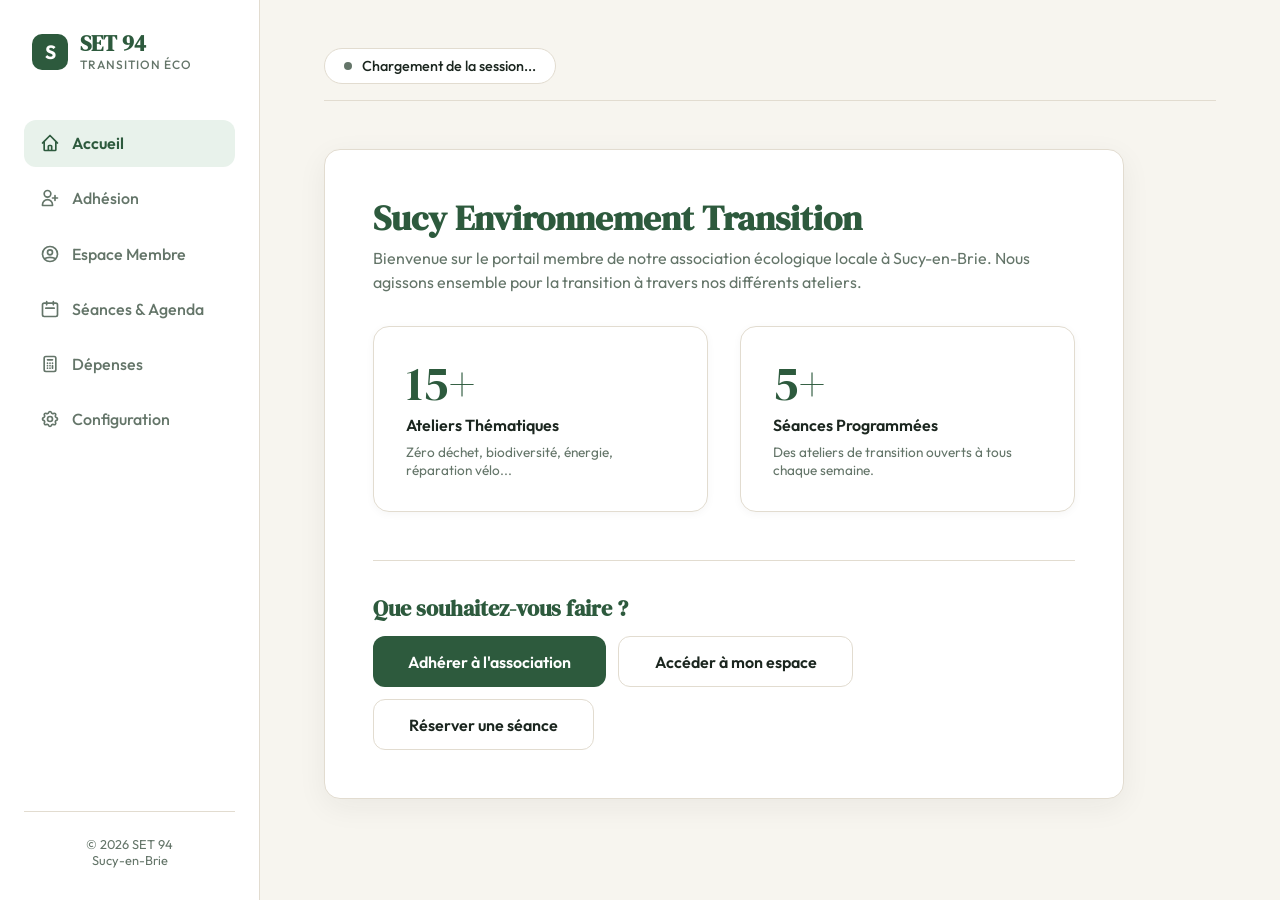
<file: set94_portal/index.html>
<!DOCTYPE html>
<html lang="fr">
<head>
  <meta charset="UTF-8" />
  <meta http-equiv="Cache-Control" content="no-cache, no-store, must-revalidate" />
  <meta http-equiv="Pragma" content="no-cache" />
  <meta name="viewport" content="width=device-width, initial-scale=1.0" />
  <title>Portail Membre – Sucy Environnement Transition (SET)</title>
  
  <!-- Favicon / Styling -->
  <link rel="stylesheet" href="css/style.css" />
</head>
<body>

  <div class="app-container">
    
    <!-- ── BARRE LATÉRALE DE NAVIGATION (SIDEBAR) ── -->
    <aside class="sidebar" id="sidebar">
      <div class="logo-section">
        <div class="logo-icon">S</div>
        <div>
          <h1 class="logo-text">SET 94</h1>
          <div class="logo-sub">Transition Éco</div>
        </div>
      </div>

      <nav>
        <ul class="nav-links">
          <li>
            <a class="nav-link active" data-tab="accueil">
              <svg fill="none" stroke="currentColor" stroke-width="2" viewBox="0 0 24 24"><path stroke-linecap="round" stroke-linejoin="round" d="M3 12l2-2m0 0l7-7 7 7M5 10v10a1 1 0 001 1h3m10-11l2 2m-2-2v10a1 1 0 01-1 1h-3m-6 0a1 1 0 001-1v-4a1 1 0 011-1h2a1 1 0 011 1v4a1 1 0 001 1m-6 0h6"/></svg>
              Accueil
            </a>
          </li>
          <li>
            <a class="nav-link" data-tab="adhesion">
              <svg fill="none" stroke="currentColor" stroke-width="2" viewBox="0 0 24 24"><path stroke-linecap="round" stroke-linejoin="round" d="M18 9v3m0 0v3m0-3h3m-3 0h-3m-2-5a4 4 0 11-8 0 4 4 0 018 0zM3 20a6 6 0 0112 0v1H3v-1z"/></svg>
              Adhésion
            </a>
          </li>
          <li>
            <a class="nav-link" data-tab="membre">
              <svg fill="none" stroke="currentColor" stroke-width="2" viewBox="0 0 24 24"><path stroke-linecap="round" stroke-linejoin="round" d="M5.121 17.804A13.937 13.937 0 0112 16c2.5 0 4.847.655 6.879 1.804M15 10a3 3 0 11-6 0 3 3 0 016 0zm6 2a9 9 0 11-18 0 9 9 0 0118 0z"/></svg>
              Espace Membre
            </a>
          </li>
          <li>
            <a class="nav-link" data-tab="seances">
              <svg fill="none" stroke="currentColor" stroke-width="2" viewBox="0 0 24 24"><path stroke-linecap="round" stroke-linejoin="round" d="M8 7V3m8 4V3m-9 8h10M5 21h14a2 2 0 002-2V7a2 2 0 00-2-2H5a2 2 0 00-2 2v12a2 2 0 002 2z"/></svg>
              Séances & Agenda
            </a>
          </li>
          <li>
            <a class="nav-link" data-tab="depenses">
              <svg fill="none" stroke="currentColor" stroke-width="2" viewBox="0 0 24 24"><path stroke-linecap="round" stroke-linejoin="round" d="M9 7h6m0 10v-3m-3 3h.01M9 17h.01M9 14h.01M12 14h.01M15 11h.01M12 11h.01M9 11h.01M7 21h10a2 2 0 002-2V5a2 2 0 00-2-2H7a2 2 0 00-2 2v14a2 2 0 002 2z"/></svg>
              Dépenses
            </a>
          </li>
          <li>
            <a class="nav-link" data-tab="settings">
              <svg fill="none" stroke="currentColor" stroke-width="2" viewBox="0 0 24 24"><path stroke-linecap="round" stroke-linejoin="round" d="M10.325 4.317c.426-1.756 2.924-1.756 3.35 0a1.724 1.724 0 002.573 1.066c1.543-.94 3.31.826 2.37 2.37a1.724 1.724 0 001.065 2.572c1.756.426 1.756 2.924 0 3.35a1.724 1.724 0 00-1.066 2.573c.94 1.543-.826 3.31-2.37 2.37a1.724 1.724 0 00-2.572 1.065c-.426 1.756-2.924 1.756-3.35 0a1.724 1.724 0 00-2.573-1.066c-1.543.94-3.31-.826-2.37-2.37a1.724 1.724 0 00-1.065-2.572c-1.756-.426-1.756-2.924 0-3.35a1.724 1.724 0 001.066-2.573c-.94-1.543.826-3.31 2.37-2.37.996.608 2.296.07 2.572-1.065z"/><path stroke-linecap="round" stroke-linejoin="round" d="M15 12a3 3 0 11-6 0 3 3 0 016 0z"/></svg>
              Configuration
            </a>
          </li>
        </ul>
      </nav>

      <div class="sidebar-footer">
        © 2026 SET 94<br>
        Sucy-en-Brie
      </div>
    </aside>

    <!-- ── ZONE DE CONTENU PRINCIPALE ── -->
    <main class="main-content">
      
      <!-- Barre d'état haute -->
      <header class="top-bar">
        <button class="menu-toggle" id="menu-toggle-btn" aria-label="Ouvrir le menu">
          <svg fill="none" stroke="currentColor" stroke-width="2" viewBox="0 0 24 24" width="24" height="24"><path stroke-linecap="round" stroke-linejoin="round" d="M4 6h16M4 12h16M4 18h16"/></svg>
        </button>

        <div class="user-badge" id="user-badge">
          <div class="user-badge-dot"></div>
          <span id="user-badge-text">Chargement de la session...</span>
        </div>
      </header>

      <!-- ── ONGLET 1 : ACCUEIL ── -->
      <section class="tab-content active" id="tab-accueil">
        <div class="card">
          <h2 class="card-title">Sucy Environnement Transition</h2>
          <p class="card-description">Bienvenue sur le portail membre de notre association écologique locale à Sucy-en-Brie. Nous agissons ensemble pour la transition à travers nos différents ateliers.</p>
          
          <div class="welcome-grid">
            <div class="stat-card">
              <div class="stat-num" id="stat-ateliers-count">...</div>
              <div class="stat-label">Ateliers Thématiques</div>
              <div class="stat-desc">Zéro déchet, biodiversité, énergie, réparation vélo...</div>
            </div>
            
            <div class="stat-card">
              <div class="stat-num" id="stat-seances-count">...</div>
              <div class="stat-label">Séances Programmées</div>
              <div class="stat-desc">Des ateliers de transition ouverts à tous chaque semaine.</div>
            </div>
          </div>

          <div style="margin-top: 3rem; border-top: 1px solid var(--border); padding-top: 2rem;">
            <h3 style="font-family: 'DM Serif Display', serif; font-size: 1.4rem; color: var(--accent); margin-bottom: 0.75rem;">Que souhaitez-vous faire ?</h3>
            <div style="display: flex; gap: 0.75rem; flex-wrap: wrap;">
              <button class="btn" onclick="window.AppState.switchTab('adhesion')">Adhérer à l'association</button>
              <button class="btn btn-secondary" onclick="window.AppState.switchTab('membre')">Accéder à mon espace</button>
              <button class="btn btn-secondary" onclick="window.AppState.switchTab('seances')">Réserver une séance</button>
            </div>
          </div>
        </div>
      </section>

      <!-- ── ONGLET 2 : ADHÉSION ── -->
      <section class="tab-content" id="tab-adhesion">
        <div class="card">
          <h2 class="card-title">Formulaire d'Adhésion</h2>
          <p class="card-description">Remplissez ce formulaire pour créer votre compte ou mettre à jour vos coordonnées et vous inscrire à vos premiers ateliers.</p>

          <div class="field-row">
            <div class="field">
              <label for="adh-nom">Nom <span class="req">*</span></label>
              <input type="text" id="adh-nom" placeholder="Martin" required />
            </div>
            <div class="field">
              <label for="adh-prenom">Prénom <span class="req">*</span></label>
              <input type="text" id="adh-prenom" placeholder="Sophie" required />
            </div>
          </div>

          <div class="field">
            <label for="adh-email">Adresse e-mail <span class="req">*</span></label>
            <input type="email" id="adh-email" placeholder="sophie.martin@exemple.com" required />
          </div>

          <div class="field">
            <label for="adh-telephone">Téléphone</label>
            <input type="tel" id="adh-telephone" placeholder="06 00 00 00 00" />
          </div>

          <div class="field">
            <label for="adh-adresse">Adresse</label>
            <input type="text" id="adh-adresse" placeholder="12 rue des Ormes" />
          </div>

          <div class="field-row">
            <div class="field">
              <label for="adh-ville">Ville</label>
              <input type="text" id="adh-ville" placeholder="Sucy-en-Brie" />
            </div>
            <div class="field">
              <label for="adh-codepostal">Code postal</label>
              <input type="text" id="adh-codepostal" placeholder="94370" />
            </div>
          </div>

          <div class="field">
            <label for="adh-notes">Notes complémentaires</label>
            <textarea id="adh-notes" placeholder="Des détails sur vos motivations, vos compétences à partager..."></textarea>
          </div>

          <div class="divider"></div>

          <h3 style="font-family: 'DM Serif Display', serif; font-size: 1.5rem; color: var(--accent); margin-bottom: 1.25rem;">Règlement & Reçu</h3>

          <div class="field">
            <label for="adh-type-rglt">Type de règlement</label>
            <select id="adh-type-rglt">
              <option value="">— Sélectionnez un type —</option>
              <option value="Payant chèque">Payant chèque</option>
              <option value="Payant CB">Payant CB</option>
              <option value="Payant cash">Payant cash</option>
              <option value="Invité">Invité</option>
              <option value="Ressource">Ressource</option>
              <option value="Absent">Absent</option>
            </select>
          </div>

          <div class="field-row">
            <div class="field">
              <label for="adh-numero-recu">Numéro de reçu</label>
              <input type="text" id="adh-numero-recu" placeholder="2026-001" />
            </div>
            <div class="field">
              <label for="adh-montant">Montant perçu (€)</label>
              <input type="number" id="adh-montant" placeholder="25" min="0" step="0.01" />
            </div>
          </div>

          <div class="divider"></div>

          <h3 style="font-family: 'DM Serif Display', serif; font-size: 1.5rem; color: var(--accent); margin-bottom: 0.5rem;">Ateliers souhaités <span class="req" style="font-size: 1rem;">*</span></h3>
          <p class="card-description" style="margin-bottom: 1.5rem;">Sélectionnez au moins un atelier. Vous pourrez changer ces choix d'ateliers à tout moment depuis votre Espace Membre.</p>

          <div id="adh-ateliers-list" class="ateliers-grid">
            <div style="grid-column: 1/-1; text-align: center; color: var(--muted); padding: 1.5rem;">
              <span class="spinner spinner-dark"></span> Chargement des ateliers...
            </div>
          </div>

          <div class="progress-container" id="adh-progress-container">
            <div class="progress-fill" id="adh-progress-bar"></div>
          </div>

          <div id="adh-alert" class="alert success" style="display:none;"></div>

          <div class="btn-wrap">
            <button class="btn btn-secondary" onclick="AdhesionModule.reset()">Réinitialiser</button>
            <button class="btn" id="adh-submit-btn" onclick="AdhesionModule.soumettre()">
              <svg width="16" height="16" viewBox="0 0 24 24" fill="none" stroke="currentColor" stroke-width="2.5" stroke-linecap="round" stroke-linejoin="round"><polyline points="20 6 9 17 4 12"/></svg>
              Soumettre l'adhésion
            </button>
          </div>
        </div>
      </section>

      <!-- ── ONGLET 3 : ESPACE MEMBRE (PROFIL & ATELIERS) ── -->
      <section class="tab-content" id="tab-membre">
        <!-- Rempli dynamiquement par js/membre.js -->
      </section>

      <!-- ── ONGLET 4 : SÉANCES & AGENDA ── -->
      <section class="tab-content" id="tab-seances">
        <!-- Rempli dynamiquement par js/seances.js -->
      </section>

      <!-- ── ONGLET 5 : DÉPENSES ── -->
      <section class="tab-content" id="tab-depenses">
        <div class="card">
          <h2 class="card-title">Nouvelle demande - Dépenses & Achats</h2>
          <p class="card-description">Soumettez vos demandes d'achat urgent ou vos remboursements de matériel pour validation par les responsables.</p>

          <form id="purchaseForm" onsubmit="event.preventDefault(); DepensesModule.soumettre();">
            <p class="exclusion-hint">Renseignez soit un Atelier, soit un Cercle Projet (remplissez un seul des deux) :</p>
            
            <div class="field-row">
              <div class="field">
                <label for="dep-atelier">Atelier</label>
                <input type="text" id="dep-atelier" placeholder="Ex : Informatique, Jardin..." />
              </div>
              <div class="field">
                <label for="dep-cercle">ou bien Cercle Projet</label>
                <input type="text" id="dep-cercle" placeholder="Ex : Transition numérique, Énergie..." />
              </div>
            </div>

            <div class="divider" style="margin: 1.5rem 0;"></div>

            <div class="field">
              <label for="dep-qui">Votre adresse Gmail (Qui demande ?) <span class="req">*</span></label>
              <input type="email" id="dep-qui" placeholder="votre.nom@gmail.com" required />
            </div>

            <div class="field">
              <label for="dep-quoi">Quoi (Résumé de la demande) <span class="req">*</span></label>
              <input type="text" id="dep-quoi" placeholder="Ex : Licence logicielle, Outils de jardinage..." required />
            </div>

            <div class="field">
              <label for="dep-desc">Description & Justification du besoin <span class="req">*</span></label>
              <textarea id="dep-desc" rows="4" placeholder="Détaillez ici votre besoin..." required></textarea>
            </div>

            <div class="field-row">
              <div class="field">
                <label for="dep-montant">Montant estimé (€) <span class="req">*</span></label>
                <input type="number" step="0.01" id="dep-montant" placeholder="0.00" required />
              </div>
              <div class="field">
                <label for="dep-lien">Lien vers document / Devis / Facture</label>
                <input type="url" id="dep-lien" placeholder="https://drive.google.com/..." />
              </div>
            </div>

            <div id="dep-alert" class="alert success" style="display:none; margin-top:1rem;"></div>

            <div class="btn-wrap">
              <button class="btn btn-secondary" type="button" onclick="DepensesModule.resetForm()">Réinitialiser</button>
              <button class="btn" id="dep-submit-btn" type="submit">Soumettre la demande</button>
            </div>
          </form>
        </div>
      </section>

      <!-- ── ONGLET 6 : CONFIGURATION / ADMIN ── -->
      <section class="tab-content" id="tab-settings">
        <div class="card">
          <h2 class="card-title">Configuration de la connexion API</h2>
          <p class="card-description">Choisissez le fournisseur de base de données (Baserow ou Airtable) et configurez les identifiants requis.</p>

          <div class="field">
            <label for="set-provider">Fournisseur d'API<span class="req">*</span></label>
            <select id="set-provider" onchange="SettingsModule.toggleFields()">
              <option value="baserow">Baserow (Recommandé / RGPD / Cloud ou Self-hosted)</option>
              <option value="airtable">Airtable</option>
            </select>
          </div>

          <!-- Champs Baserow -->
          <div id="baserow-fields-group">
            <div class="field">
              <label for="set-baserow-url">URL de l'instance Baserow<span class="req">*</span><span id="set-status-baserow-url" style="font-weight:normal;"></span></label>
              <input type="text" id="set-baserow-url" placeholder="https://api.baserow.io" />
            </div>
            
            <details style="margin-bottom: 1.5rem; background: rgba(0,0,0,0.02); padding: 1rem; border-radius: 6px;">
              <summary style="font-weight: 600; cursor: pointer; color: var(--primary);">Identifiants de Tables Baserow (Avancé)</summary>
              <div style="margin-top: 1rem; display: grid; grid-template-columns: 1fr 1fr; gap: 1rem;">
                <div class="field" style="margin: 0;">
                  <label for="set-table-membres">Table Membres</label>
                  <input type="text" id="set-table-membres" />
                </div>
                <div class="field" style="margin: 0;">
                  <label for="set-table-ateliers">Table Ateliers</label>
                  <input type="text" id="set-table-ateliers" />
                </div>
                <div class="field" style="margin: 0;">
                  <label for="set-table-seances">Table Séances</label>
                  <input type="text" id="set-table-seances" />
                </div>
                <div class="field" style="margin: 0;">
                  <label for="set-table-inscriptions">Table Inscriptions Ateliers</label>
                  <input type="text" id="set-table-inscriptions" />
                </div>
                <div class="field" style="margin: 0;">
                  <label for="set-table-inscr-seances">Table Inscriptions Séances</label>
                  <input type="text" id="set-table-inscr-seances" />
                </div>
              </div>
            </details>
          </div>

          <!-- Champs Communs / Spécifiques Airtable -->
          <div class="field">
            <label id="label-token" for="set-token">Jeton de sécurité (Token)<span class="req">*</span><span id="set-status-token" style="font-weight:normal;"></span></label>
            <input type="text" id="set-token" placeholder="Saisir le jeton d'accès..." />
          </div>

          <div id="airtable-fields-group" class="field">
            <label for="set-base-id">ID de la base Airtable<span class="req">*</span><span id="set-status-base-id" style="font-weight:normal;"></span></label>
            <input type="text" id="set-base-id" placeholder="appSpAP..." />
          </div>

          <div class="field">
            <label for="set-webhook">Webhook Zapier (Dépenses)<span class="req">*</span><span id="set-status-webhook-zapier" style="font-weight:normal;"></span></label>
            <input type="text" id="set-webhook" placeholder="https://hooks.zapier.com/..." />
          </div>

          <div id="set-alert" class="alert success" style="display:none;"></div>

          <div class="btn-wrap">
            <button class="btn settings-reset-btn" onclick="SettingsModule.reinitialiser()">Réinitialiser aux défauts</button>
            <button class="btn btn-secondary" onclick="SettingsModule.deconnecter()">Quitter l'admin</button>
            <button class="btn" onclick="SettingsModule.sauvegarder()">Sauvegarder les paramètres</button>
          </div>
        </div>
      </section>

    </main>

  </div>

  <!-- Centralized JS Loading (Ordre important pour les dépendances) -->
  <script src="js/config.js"></script>
  <script src="js/api.js"></script>
  
  <!-- Modules -->
  <script src="js/adhesion.js"></script>
  <script src="js/membre.js"></script>
  <script src="js/seances.js"></script>
  <script src="js/depenses.js"></script>
  <script src="js/settings.js"></script>
  
  <!-- Contrôleur principal -->
  <script src="js/app.js"></script>
  
</body>
</html>
</file>
<file: set94_portal/css/style.css>
@import url('https://fonts.googleapis.com/css2?family=DM+Serif+Display:ital@0;1&family=Outfit:wght@300;400;500;600;700&display=swap');

:root {
  --bg: #f7f5ef;
  --surface: #ffffff;
  --border: #e2dcd0;
  --accent: #2d5a3d;
  --accent-hover: #1e3d29;
  --accent-lt: #e8f2eb;
  --accent-lt-border: #bad9c3;
  --text: #1b261f;
  --muted: #647569;
  --error: #b83232;
  --error-lt: #fdf3f3;
  --error-bd: #f5c4c4;
  --success: #2d5a3d;
  --success-lt: #e8f2eb;
  --success-bd: #bad9c3;
  --radius: 12px;
  --radius-lg: 16px;
  --transition: all 0.25s cubic-bezier(0.4, 0, 0.2, 1);
  --shadow-sm: 0 2px 8px rgba(27, 38, 31, 0.04);
  --shadow: 0 8px 30px rgba(27, 38, 31, 0.06);
  --sidebar-width: 260px;
}

*, *::before, *::after {
  box-sizing: border-box;
  margin: 0;
  padding: 0;
}

body {
  font-family: 'Outfit', sans-serif;
  background-color: var(--bg);
  color: var(--text);
  min-height: 100vh;
  display: flex;
  overflow-x: hidden;
}

/* ─── LAYOUT HAUT NIVEAU ────────────────────────── */
.app-container {
  display: flex;
  width: 100vw;
  min-height: 100vh;
}

/* Sidebar Navigation */
.sidebar {
  width: var(--sidebar-width);
  background: var(--surface);
  border-right: 1px solid var(--border);
  display: flex;
  flex-direction: column;
  padding: 2rem 1.5rem;
  position: fixed;
  height: 100vh;
  z-index: 100;
  transition: var(--transition);
}

.logo-section {
  display: flex;
  align-items: center;
  gap: 0.75rem;
  margin-bottom: 3rem;
  padding-left: 0.5rem;
}

.logo-icon {
  width: 36px;
  height: 36px;
  background: var(--accent);
  color: white;
  border-radius: 10px;
  display: flex;
  align-items: center;
  justify-content: center;
  font-weight: 700;
  font-size: 1.2rem;
}

.logo-text {
  font-family: 'DM Serif Display', serif;
  font-size: 1.4rem;
  color: var(--accent);
  line-height: 1.1;
}

.logo-sub {
  font-size: 0.75rem;
  font-weight: 500;
  color: var(--muted);
  text-transform: uppercase;
  letter-spacing: 1px;
}

.nav-links {
  list-style: none;
  display: flex;
  flex-direction: column;
  gap: 0.5rem;
}

.nav-link {
  display: flex;
  align-items: center;
  gap: 0.75rem;
  padding: 0.85rem 1rem;
  color: var(--muted);
  text-decoration: none;
  border-radius: var(--radius);
  font-weight: 500;
  cursor: pointer;
  transition: var(--transition);
}

.nav-link:hover {
  background: var(--bg);
  color: var(--text);
}

.nav-link.active {
  background: var(--accent-lt);
  color: var(--accent);
  font-weight: 600;
}

.nav-link svg {
  width: 20px;
  height: 20px;
  flex-shrink: 0;
}

.sidebar-footer {
  margin-top: auto;
  padding-top: 1.5rem;
  border-top: 1px solid var(--border);
  font-size: 0.8rem;
  color: var(--muted);
  text-align: center;
}

/* Main Content Area */
.main-content {
  flex: 1;
  margin-left: var(--sidebar-width);
  padding: 3rem 4rem;
  min-height: 100vh;
  display: flex;
  flex-direction: column;
  max-width: calc(100vw - var(--sidebar-width));
  transition: var(--transition);
}

.top-bar {
  display: flex;
  justify-content: space-between;
  align-items: center;
  margin-bottom: 3rem;
  padding-bottom: 1rem;
  border-bottom: 1px solid var(--border);
}

.user-badge {
  background: var(--surface);
  border: 1px solid var(--border);
  border-radius: 99px;
  padding: 0.5rem 1.2rem;
  display: flex;
  align-items: center;
  gap: 0.6rem;
  font-size: 0.9rem;
  font-weight: 500;
}

.user-badge-dot {
  width: 8px;
  height: 8px;
  background: var(--muted);
  border-radius: 50%;
}

.user-badge.connected .user-badge-dot {
  background: var(--accent);
  box-shadow: 0 0 8px var(--accent);
}

/* Mobile Toggle */
.menu-toggle {
  display: none;
  background: var(--surface);
  border: 1px solid var(--border);
  width: 44px;
  height: 44px;
  border-radius: 10px;
  align-items: center;
  justify-content: center;
  cursor: pointer;
  z-index: 200;
}

/* ─── DESIGN DES PAGES / CARDS ─────────────────── */
.tab-content {
  display: none;
  animation: fadeIn 0.4s ease;
}

.tab-content.active {
  display: block;
}

@keyframes fadeIn {
  from { opacity: 0; transform: translateY(8px); }
  to { opacity: 1; transform: translateY(0); }
}

.card {
  background: var(--surface);
  border: 1px solid var(--border);
  border-radius: var(--radius-lg);
  padding: 3rem;
  box-shadow: var(--shadow);
  max-width: 800px;
  margin-bottom: 2rem;
}

.card-title {
  font-family: 'DM Serif Display', serif;
  font-size: 2.2rem;
  color: var(--accent);
  line-height: 1.15;
  margin-bottom: 0.5rem;
}

.card-description {
  color: var(--muted);
  font-size: 1rem;
  margin-bottom: 2rem;
  line-height: 1.5;
}

/* Formulaires & Inputs */
.field {
  margin-bottom: 1.5rem;
}

.field-row {
  display: grid;
  grid-template-columns: 1fr 1fr;
  gap: 1.5rem;
}

label {
  display: block;
  font-size: 0.8rem;
  font-weight: 700;
  letter-spacing: 0.5px;
  color: var(--muted);
  text-transform: uppercase;
  margin-bottom: 0.5rem;
}

label .req {
  color: var(--error);
  margin-left: 2px;
}

input[type="text"],
input[type="email"],
input[type="tel"],
input[type="number"],
input[type="url"],
select,
textarea {
  width: 100%;
  padding: 0.85rem 1.2rem;
  border: 1.5px solid var(--border);
  border-radius: var(--radius);
  font-family: inherit;
  font-size: 1rem;
  color: var(--text);
  background: var(--bg);
  transition: var(--transition);
  outline: none;
}

input:focus, textarea:focus, select:focus {
  border-color: var(--accent);
  box-shadow: 0 0 0 4px rgba(45, 90, 61, 0.12);
  background: var(--surface);
}

textarea {
  resize: vertical;
  min-height: 100px;
}

input:disabled, textarea:disabled, select:disabled {
  background-color: var(--border);
  cursor: not-allowed;
  opacity: 0.6;
}

/* Boutons */
.btn {
  background: var(--accent);
  color: white;
  border: none;
  padding: 0.9rem 2.2rem;
  border-radius: var(--radius);
  font-family: inherit;
  font-size: 1rem;
  font-weight: 600;
  cursor: pointer;
  transition: var(--transition);
  display: inline-flex;
  align-items: center;
  justify-content: center;
  gap: 0.5rem;
  user-select: none;
}

.btn:hover:not(:disabled) {
  background: var(--accent-hover);
}

.btn:active:not(:disabled) {
  transform: scale(0.98);
}

.btn:disabled {
  background: #a4bfae;
  cursor: not-allowed;
  opacity: 0.8;
}

.btn-secondary {
  background: transparent;
  color: var(--text);
  border: 1.5px solid var(--border);
}

.btn-secondary:hover:not(:disabled) {
  background: var(--accent-lt);
  border-color: var(--accent);
  color: var(--accent);
}

.btn-danger {
  background: var(--error);
}
.btn-danger:hover:not(:disabled) {
  background: #962525;
}

.btn-wrap {
  display: flex;
  justify-content: flex-end;
  gap: 1rem;
  margin-top: 2.5rem;
}

/* ─── COMPOSANTS SPECIFIQUES ────────────────────── */

/* Grille d'ateliers (Adhésion & Espace Membre) */
.ateliers-grid {
  display: grid;
  grid-template-columns: repeat(auto-fill, minmax(220px, 1fr));
  gap: 0.75rem;
  margin-top: 1rem;
}

.atelier-card {
  border: 1.5px solid var(--border);
  border-radius: var(--radius);
  padding: 1rem;
  cursor: pointer;
  display: flex;
  align-items: center;
  gap: 0.75rem;
  transition: var(--transition);
  user-select: none;
}

.atelier-card:hover {
  border-color: var(--accent);
  background: var(--accent-lt);
}

.atelier-card.selected {
  border-color: var(--accent);
  background: var(--accent-lt);
}

.atelier-card.deja-inscrit {
  background: #f0f7f2;
  border-color: var(--accent-lt-border);
  cursor: default;
}

.atelier-card input[type="checkbox"] {
  width: 18px;
  height: 18px;
  accent-color: var(--accent);
  cursor: pointer;
}

.atelier-card-title {
  font-size: 0.95rem;
  font-weight: 600;
  line-height: 1.3;
}

.badge-in {
  font-size: 0.7rem;
  background: var(--accent);
  color: white;
  padding: 0.15rem 0.4rem;
  border-radius: 99px;
  margin-left: auto;
  font-weight: 600;
}

/* Section Espace Membre & Profil */
.profile-box {
  border: 1px solid var(--border);
  border-radius: var(--radius-lg);
  padding: 2rem;
  background: var(--bg);
  margin-bottom: 2rem;
}

.profile-header {
  display: flex;
  align-items: center;
  gap: 1.25rem;
  margin-bottom: 1.5rem;
}

.profile-avatar {
  width: 60px;
  height: 60px;
  background: var(--accent);
  color: white;
  border-radius: 50%;
  display: flex;
  align-items: center;
  justify-content: center;
  font-weight: 700;
  font-size: 1.5rem;
}

.profile-title {
  font-size: 1.3rem;
  font-weight: 600;
}

.profile-subtitle {
  color: var(--muted);
  font-size: 0.9rem;
}

/* Grille de séances */
.seances-list {
  display: flex;
  flex-direction: column;
  gap: 0.75rem;
  margin-top: 1.5rem;
}

.seance-card {
  border: 1.5px solid var(--border);
  border-radius: var(--radius);
  padding: 1.25rem 1.5rem;
  display: flex;
  align-items: center;
  gap: 1.5rem;
  cursor: pointer;
  transition: var(--transition);
  user-select: none;
}

.seance-card:hover {
  border-color: var(--accent);
  background: var(--accent-lt);
}

.seance-card.selected {
  border-color: var(--accent);
  background: var(--accent-lt);
}

.seance-card.complet {
  opacity: 0.55;
  cursor: not-allowed;
  background: #fdfdfd;
}

.seance-card.deja-inscrit {
  border-color: var(--accent-lt-border);
  background: #f2f8f4;
  cursor: default;
}

.seance-card input[type="checkbox"] {
  width: 18px;
  height: 18px;
  accent-color: var(--accent);
  margin-top: 3px;
}

.seance-info {
  flex: 1;
}

.seance-card-title {
  font-size: 1.1rem;
  font-weight: 600;
  margin-bottom: 0.35rem;
}

.seance-card-meta {
  display: flex;
  flex-wrap: wrap;
  gap: 0.5rem 1.2rem;
  font-size: 0.85rem;
  color: var(--muted);
}

.seance-card-meta span {
  display: flex;
  align-items: center;
  gap: 0.3rem;
}

.badge-status {
  font-size: 0.75rem;
  padding: 0.25rem 0.7rem;
  border-radius: 99px;
  font-weight: 600;
  margin-left: auto;
  border: 1px solid transparent;
}

.badge-status.inscrit {
  background: #e8f5ec;
  color: var(--accent);
  border-color: var(--accent-lt-border);
}

.badge-status.complet {
  background: var(--error-lt);
  color: var(--error);
  border-color: var(--error-bd);
}

/* Filtres Ateliers */
.filters-bar {
  display: flex;
  gap: 0.5rem;
  flex-wrap: wrap;
  margin-bottom: 1.5rem;
}

.filter-btn {
  padding: 0.45rem 1.1rem;
  border-radius: 99px;
  border: 1.5px solid var(--border);
  background: var(--surface);
  font-family: inherit;
  font-size: 0.85rem;
  font-weight: 500;
  cursor: pointer;
  transition: var(--transition);
  color: var(--text);
}

.filter-btn:hover {
  border-color: var(--accent);
}

.filter-btn.active {
  background: var(--accent);
  color: white;
  border-color: var(--accent);
}

/* Messages d'état */
.alert {
  padding: 1rem 1.25rem;
  border-radius: var(--radius);
  font-size: 0.95rem;
  line-height: 1.5;
  margin-top: 1.5rem;
  display: flex;
  align-items: flex-start;
  gap: 0.75rem;
  border: 1px solid transparent;
}

.alert svg {
  width: 20px;
  height: 20px;
  flex-shrink: 0;
  margin-top: 1px;
}

.alert.success {
  background: var(--success-lt);
  border-color: var(--success-bd);
  color: var(--success);
}

.alert.error {
  background: var(--error-lt);
  border-color: var(--error-bd);
  color: var(--error);
}

.alert.info {
  background: #eef5fc;
  border-color: #b9d8f5;
  color: #1b4f72;
}

.alert.warning {
  background: #fff9e6;
  border-color: #ffe89e;
  color: #7d6508;
}

/* Progression & Loaders */
.progress-container {
  background: var(--border);
  border-radius: 99px;
  height: 8px;
  margin-top: 1.5rem;
  overflow: hidden;
  display: none;
}

.progress-fill {
  height: 100%;
  background: var(--accent);
  border-radius: 99px;
  width: 0%;
  transition: width 0.4s ease;
}

.spinner {
  display: inline-block;
  width: 18px;
  height: 18px;
  border: 2px solid rgba(255, 255, 255, 0.4);
  border-top-color: white;
  border-radius: 50%;
  animation: spin 0.7s linear infinite;
}

.spinner-dark {
  border-color: var(--border);
  border-top-color: var(--accent);
}

@keyframes spin {
  to { transform: rotate(360deg); }
}

/* Exclusion mutuelle Dépenses */
.exclusion-hint {
  font-size: 0.85rem;
  color: var(--muted);
  font-style: italic;
  margin-bottom: 0.75rem;
}

.divider {
  border: 0;
  border-top: 1px solid var(--border);
  margin: 2rem 0;
}

/* Page d'accueil (Dashboard) */
.welcome-grid {
  display: grid;
  grid-template-columns: 1fr 1fr;
  gap: 2rem;
  margin-top: 2rem;
}

.stat-card {
  background: var(--surface);
  border: 1px solid var(--border);
  border-radius: var(--radius-lg);
  padding: 2rem;
  display: flex;
  flex-direction: column;
  gap: 0.5rem;
  box-shadow: var(--shadow-sm);
}

.stat-num {
  font-family: 'DM Serif Display', serif;
  font-size: 3rem;
  color: var(--accent);
  line-height: 1;
}

.stat-label {
  font-size: 1rem;
  font-weight: 600;
  color: var(--text);
}

.stat-desc {
  font-size: 0.85rem;
  color: var(--muted);
}

/* Paramètres / Admin */
.settings-reset-btn {
  background: #fdf2f2;
  color: var(--error);
  border: 1.5px solid var(--error-bd);
}

.settings-reset-btn:hover {
  background: var(--error-lt);
}

/* ─── RESPONSIVE ───────────────────────────────── */
@media (max-width: 992px) {
  .main-content {
    padding: 2rem;
  }
}

@media (max-width: 768px) {
  .sidebar {
    transform: translateX(-100%);
  }
  
  .sidebar.open {
    transform: translateX(0);
    box-shadow: 0 0 40px rgba(0,0,0,0.15);
  }
  
  .main-content {
    margin-left: 0;
    max-width: 100vw;
    padding: 1.5rem;
  }
  
  .menu-toggle {
    display: flex;
  }
  
  .top-bar {
    margin-bottom: 2rem;
  }
  
  .card {
    padding: 1.5rem;
  }
  
  .field-row {
    grid-template-columns: 1fr;
    gap: 0;
  }
  
  .welcome-grid {
    grid-template-columns: 1fr;
    gap: 1rem;
  }
}
</file>
